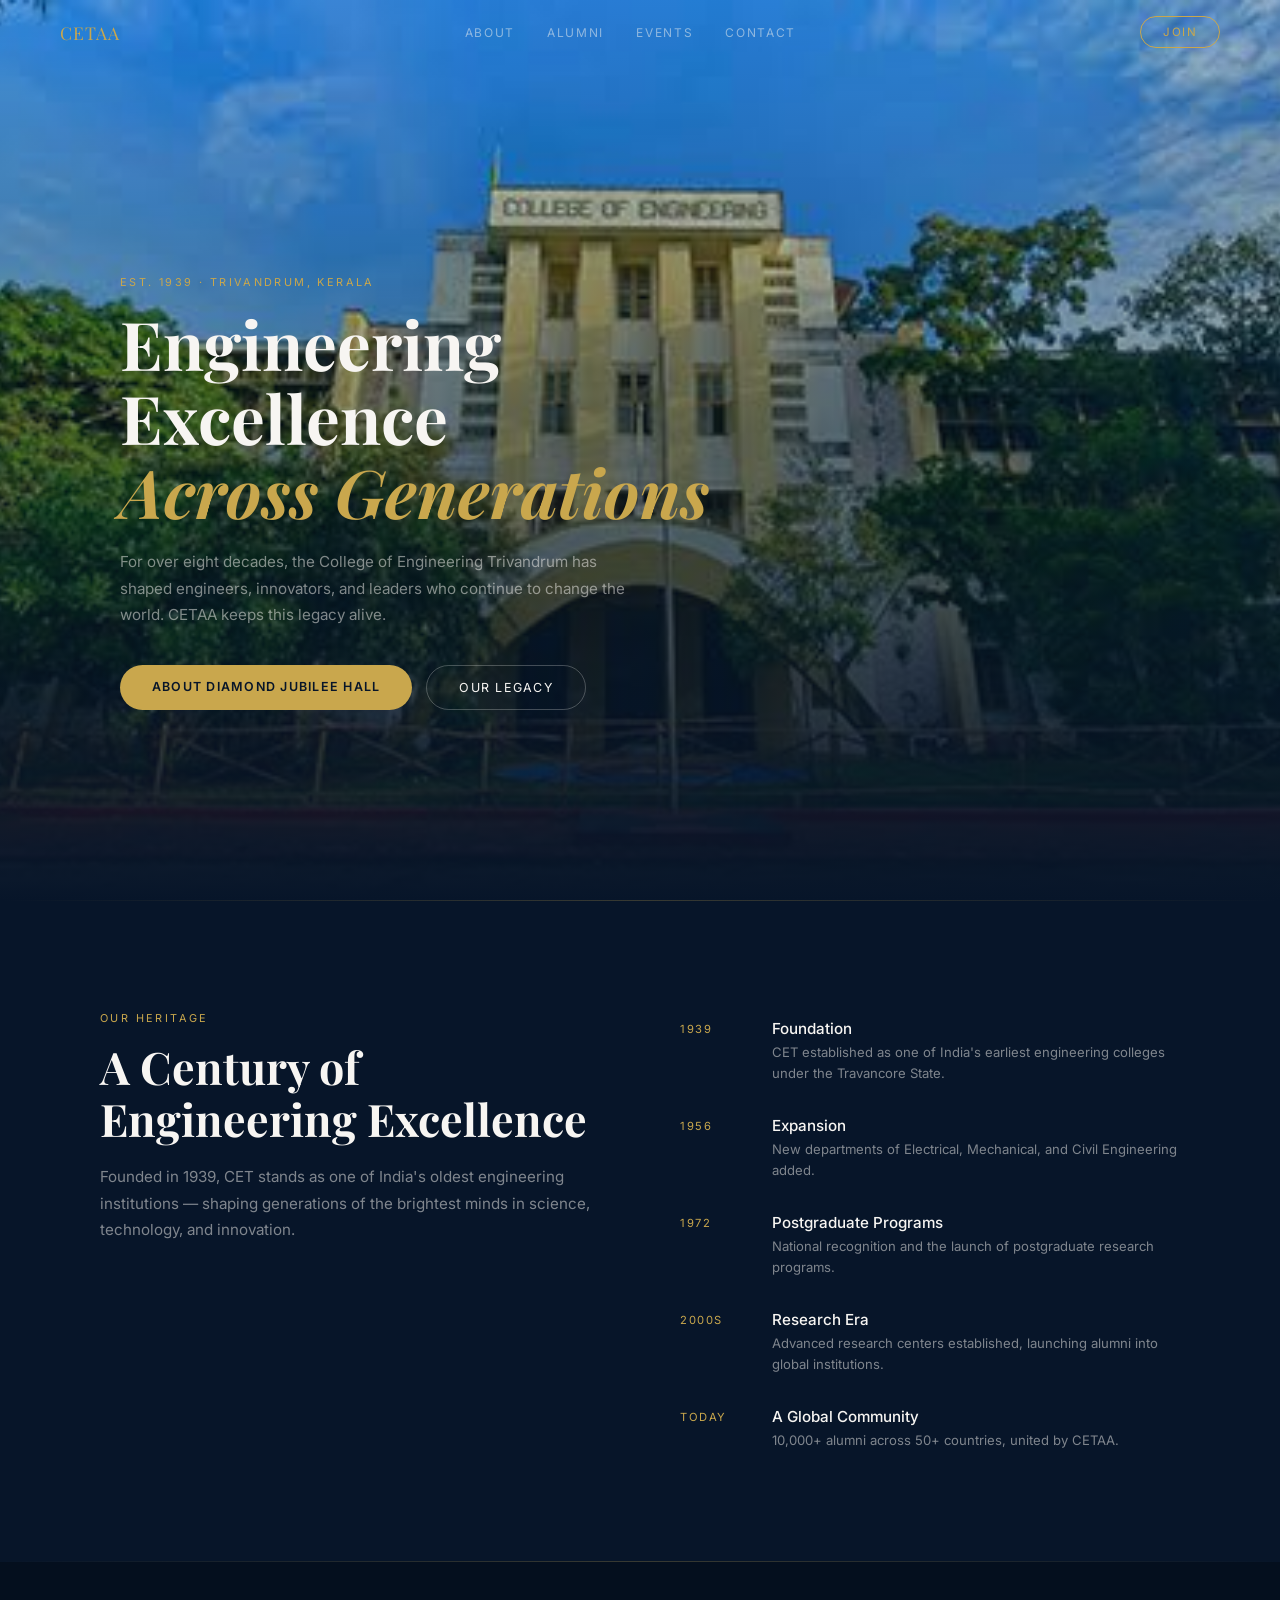
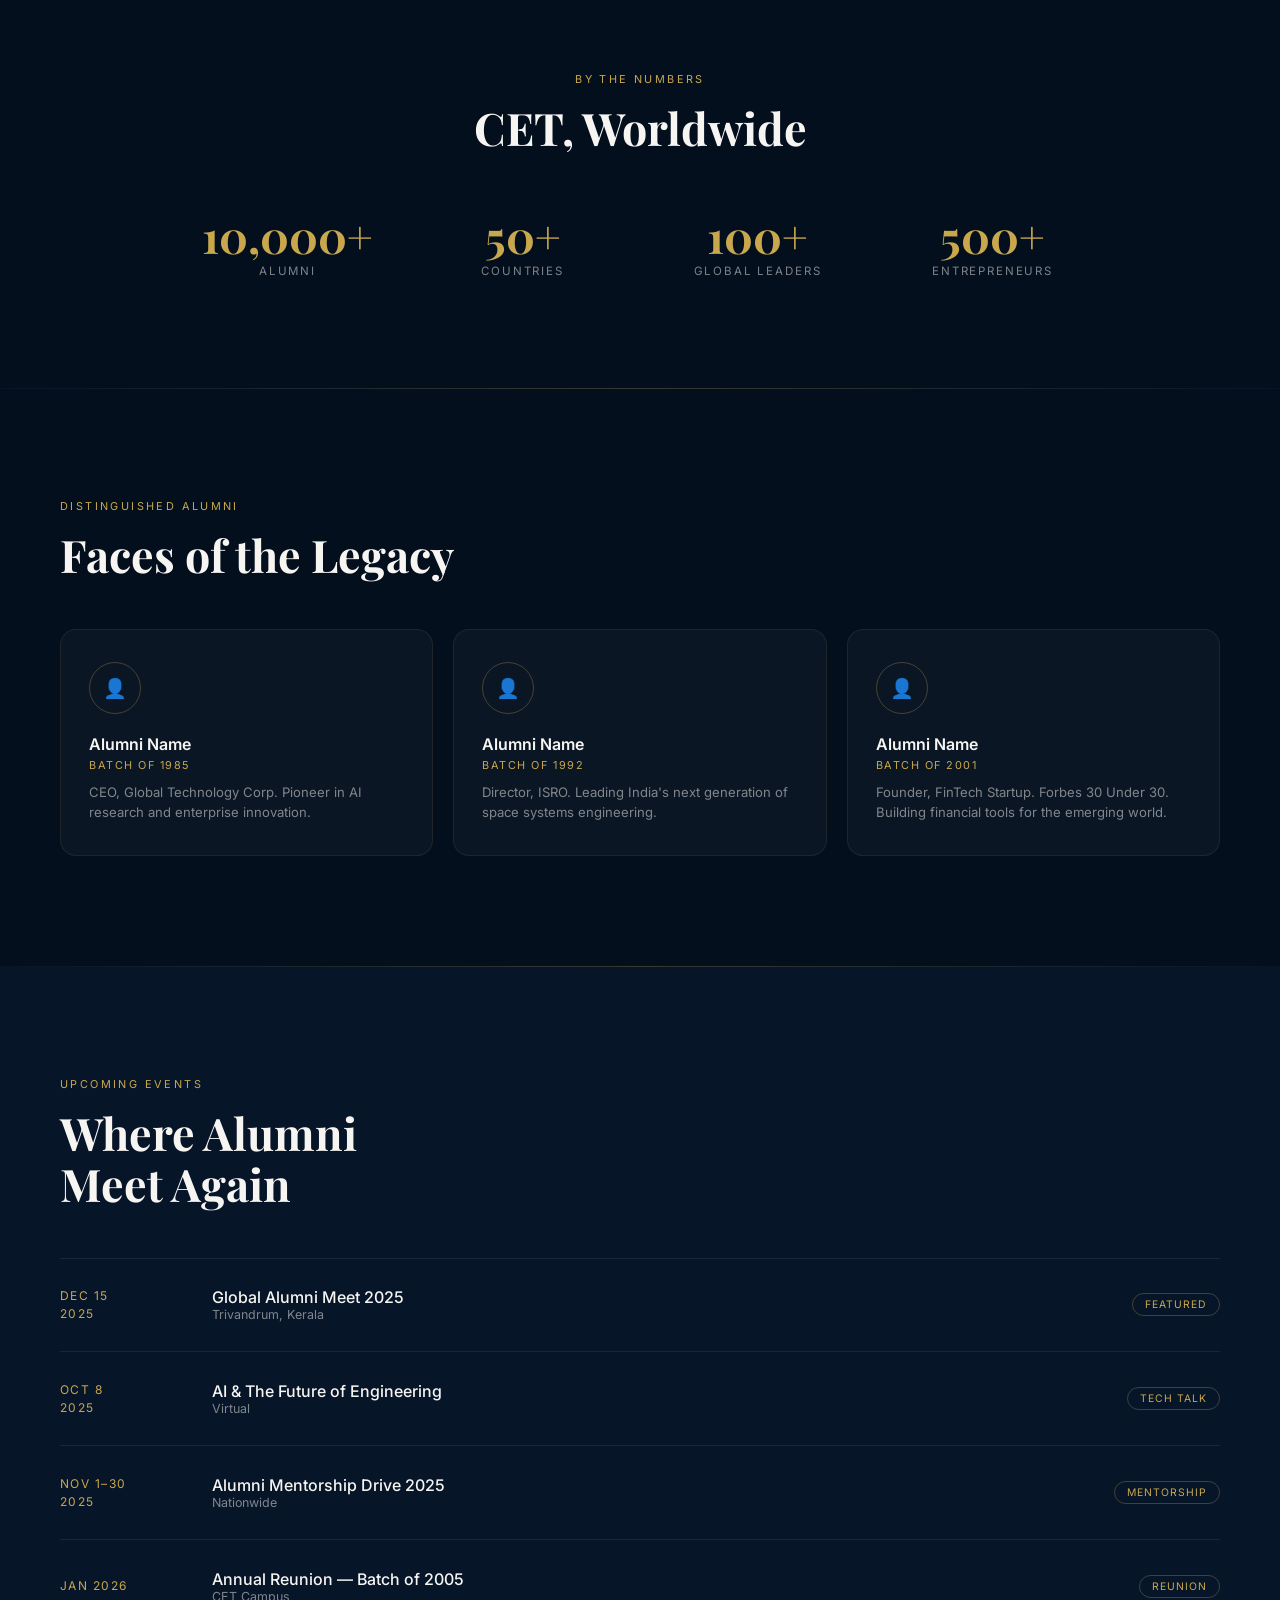
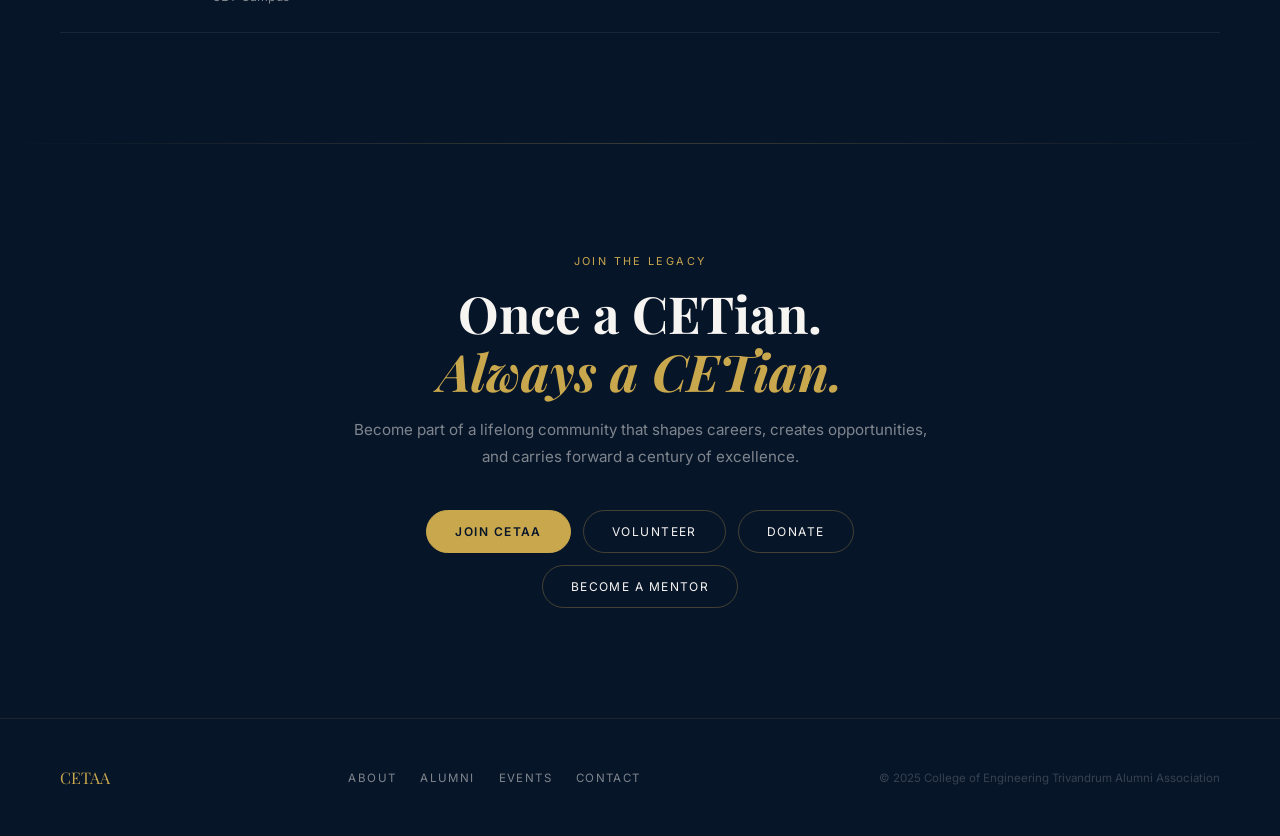
<file: index.html>
<!DOCTYPE html>
<html lang="en">
<head>
<meta charset="UTF-8" />
<meta name="viewport" content="width=device-width, initial-scale=1.0" />
<title>CETAA — College of Engineering Trivandrum</title>
<link href="https://fonts.googleapis.com/css2?family=Playfair+Display:ital,wght@0,700;1,400&family=Inter:wght@300;400;500&display=swap" rel="stylesheet" />
<link rel="stylesheet" href="style.css" />
</head>
<body>

<!-- NAV -->
<nav id="nav">
  <div class="nav-logo">CETAA</div>
  <div class="nav-links">
    <a href="#legacy">About</a>
    <a href="#alumni">Alumni</a>
    <a href="#events">Events</a>
    <a href="#join">Contact</a>
  </div>
  <a href="#join" class="nav-cta">Join</a>
</nav>

<!-- HERO -->
<section id="hero">
  <div class="hero-img"></div>
  <div class="hero-overlay"></div>
  <div class="hero-content">
    <div class="eyebrow">Est. 1939 · Trivandrum, Kerala</div>
    <h1>Engineering Excellence<br /><em>Across Generations</em></h1>
    <p>For over eight decades, the College of Engineering Trivandrum has shaped engineers, innovators, and leaders who continue to change the world. CETAA keeps this legacy alive.</p>
    <div class="btn-row">
      <a href="djhall.html" class="btn-gold">About Diamond Jubilee Hall</a>
      <a href="#legacy" class="btn-outline">Our Legacy</a>
    </div>
  </div>
</section>

<div class="divider"></div>

<!-- LEGACY -->
<section id="legacy" style="background:#071529;">
  <div class="reveal">
    <span class="tag">Our Heritage</span>
    <h2>A Century of<br />Engineering Excellence</h2>
    <p class="lead">Founded in 1939, CET stands as one of India's oldest engineering institutions — shaping generations of the brightest minds in science, technology, and innovation.</p>
  </div>
  <div class="tl reveal">
    <div class="tl-item">
      <div class="tl-yr">1939</div>
      <div class="tl-body"><h4>Foundation</h4><p>CET established as one of India's earliest engineering colleges under the Travancore State.</p></div>
    </div>
    <div class="tl-item">
      <div class="tl-yr">1956</div>
      <div class="tl-body"><h4>Expansion</h4><p>New departments of Electrical, Mechanical, and Civil Engineering added.</p></div>
    </div>
    <div class="tl-item">
      <div class="tl-yr">1972</div>
      <div class="tl-body"><h4>Postgraduate Programs</h4><p>National recognition and the launch of postgraduate research programs.</p></div>
    </div>
    <div class="tl-item">
      <div class="tl-yr">2000s</div>
      <div class="tl-body"><h4>Research Era</h4><p>Advanced research centers established, launching alumni into global institutions.</p></div>
    </div>
    <div class="tl-item">
      <div class="tl-yr">Today</div>
      <div class="tl-body"><h4>A Global Community</h4><p>10,000+ alumni across 50+ countries, united by CETAA.</p></div>
    </div>
  </div>
</section>

<div class="divider"></div>

<!-- STATS -->
<section id="stats">
  <div class="inner reveal">
    <span class="tag">By the Numbers</span>
    <h2>CET, Worldwide</h2>
    <div class="stat-row">
      <div class="stat"><h3>10,000+</h3><p>Alumni</p></div>
      <div class="stat"><h3>50+</h3><p>Countries</p></div>
      <div class="stat"><h3>100+</h3><p>Global Leaders</p></div>
      <div class="stat"><h3>500+</h3><p>Entrepreneurs</p></div>
    </div>
  </div>
</section>

<div class="divider"></div>

<!-- DISTINGUISHED ALUMNI -->
<section id="alumni" style="background:#040f1e;">
  <div class="inner">
    <div class="reveal">
      <span class="tag">Distinguished Alumni</span>
      <h2>Faces of the Legacy</h2>
    </div>
    <div class="cards">
      <!-- Add portrait images and real names when available -->
      <div class="card reveal">
        <div class="card-ph">👤</div>
        <h4>Alumni Name</h4>
        <div class="batch">Batch of 1985</div>
        <p>CEO, Global Technology Corp. Pioneer in AI research and enterprise innovation.</p>
      </div>
      <div class="card reveal">
        <div class="card-ph">👤</div>
        <h4>Alumni Name</h4>
        <div class="batch">Batch of 1992</div>
        <p>Director, ISRO. Leading India's next generation of space systems engineering.</p>
      </div>
      <div class="card reveal">
        <div class="card-ph">👤</div>
        <h4>Alumni Name</h4>
        <div class="batch">Batch of 2001</div>
        <p>Founder, FinTech Startup. Forbes 30 Under 30. Building financial tools for the emerging world.</p>
      </div>
    </div>
  </div>
</section>

<div class="divider"></div>

<!-- EVENTS -->
<section id="events">
  <div class="inner">
    <div class="reveal">
      <span class="tag">Upcoming Events</span>
      <h2>Where Alumni<br />Meet Again</h2>
    </div>
    <div class="event-list reveal">
      <div class="event-row">
        <div class="ev-date">Dec 15<br />2025</div>
        <div>
          <div class="ev-title">Global Alumni Meet 2025</div>
          <div class="ev-loc">Trivandrum, Kerala</div>
        </div>
        <div class="ev-tag">Featured</div>
      </div>
      <div class="event-row">
        <div class="ev-date">Oct 8<br />2025</div>
        <div>
          <div class="ev-title">AI & The Future of Engineering</div>
          <div class="ev-loc">Virtual</div>
        </div>
        <div class="ev-tag">Tech Talk</div>
      </div>
      <div class="event-row">
        <div class="ev-date">Nov 1–30<br />2025</div>
        <div>
          <div class="ev-title">Alumni Mentorship Drive 2025</div>
          <div class="ev-loc">Nationwide</div>
        </div>
        <div class="ev-tag">Mentorship</div>
      </div>
      <div class="event-row">
        <div class="ev-date">Jan 2026</div>
        <div>
          <div class="ev-title">Annual Reunion — Batch of 2005</div>
          <div class="ev-loc">CET Campus</div>
        </div>
        <div class="ev-tag">Reunion</div>
      </div>
    </div>
  </div>
</section>

<div class="divider"></div>

<!-- JOIN -->
<section id="join">
  <div class="inner reveal">
    <span class="tag">Join the Legacy</span>
    <h2>Once a CETian.<br /><em>Always a CETian.</em></h2>
    <p>Become part of a lifelong community that shapes careers, creates opportunities, and carries forward a century of excellence.</p>
    <div class="join-btns">
      <a href="#" class="primary">Join CETAA</a>
      <a href="#">Volunteer</a>
      <a href="#">Donate</a>
      <a href="#">Become a Mentor</a>
    </div>
  </div>
</section>

<!-- FOOTER -->
<footer>
  <div class="ft-logo">CETAA</div>
  <div class="ft-links">
    <a href="#legacy">About</a>
    <a href="#alumni">Alumni</a>
    <a href="#events">Events</a>
    <a href="#join">Contact</a>
  </div>
  <p>© 2025 College of Engineering Trivandrum Alumni Association</p>
</footer>

<script src="script.js">

</script>
</body>
</html>
</file>
<file: style.css>
*, *::before, *::after { box-sizing: border-box; margin: 0; padding: 0; }
  :root {
    --navy: #071529;
    --gold: #C9A74D;
    --ivory: #F7F5F2;
    --muted: rgba(247,245,242,0.5);
  }
  html { scroll-behavior: smooth; }
  body { font-family: 'Inter', sans-serif; background: var(--navy); color: var(--ivory); }

  /* NAV */
  nav {
    position: fixed; top: 0; left: 0; right: 0; z-index: 100;
    display: flex; align-items: center; justify-content: space-between;
    padding: 0 60px; height: 64px;
    transition: background .3s;
  }
  nav.scrolled { background: rgba(7,21,41,0.85); backdrop-filter: blur(16px); border-bottom: 1px solid rgba(201,167,77,.15); }
  .nav-logo { font-family: 'Playfair Display', serif; font-size: 1.1rem; color: var(--gold); letter-spacing: .06em; }
  .nav-links { display: flex; gap: 32px; }
  .nav-links a { font-size: .75rem; text-transform: uppercase; letter-spacing: .14em; color: var(--muted); text-decoration: none; transition: color .2s; }
  .nav-links a:hover { color: var(--gold); }
  .nav-cta { padding: 8px 22px; border: 1px solid var(--gold); border-radius: 40px; font-size: .72rem; text-transform: uppercase; letter-spacing: .12em; color: var(--gold); text-decoration: none; transition: background .2s, color .2s; }
  .nav-cta:hover { background: var(--gold); color: var(--navy); }

  /* HERO */
  #hero {
    height: 100vh; position: relative;
    display: flex; align-items: flex-end;
  }
  .hero-img {
    position: absolute; inset: 0;
    background: url('[data-uri]') center/cover no-repeat;
    animation: zoomIn 18s ease-in-out infinite alternate;
    
  }
  @keyframes zoomIn { from { transform: scale(1); } to { transform: scale(1.06); } }
  .hero-overlay {
    position: absolute; inset: 0;
    background: linear-gradient(to top, rgba(7,21,41,1) 0%, rgba(7,21,41,.4) 60%, rgba(7,21,41,.15) 100%);
  }
  .hero-content { position: relative; z-index: 1; padding: 0 60px 80px; max-width: 720px; }
  .eyebrow { font-size: .68rem; text-transform: uppercase; letter-spacing: .22em; color: var(--gold); margin-bottom: 18px; }
  .hero-content h1 { font-family: 'Playfair Display', serif; font-size: clamp(2.6rem, 5.5vw, 4.2rem); font-weight: 700; line-height: 1.1; margin-bottom: 20px; }
  .hero-content h1 em { font-style: italic; color: var(--gold); }
  .hero-content p { font-size: .95rem; line-height: 1.75; color: var(--muted); max-width: 520px; margin-bottom: 36px; }
  .btn-row { display: flex; gap: 14px; flex-wrap: wrap; }
  .btn-gold { padding: 14px 32px; background: var(--gold); color: var(--navy); border-radius: 40px; font-size: .78rem; font-weight: 600; text-transform: uppercase; letter-spacing: .1em; text-decoration: none; transition: opacity .2s, transform .2s; }
  .btn-gold:hover { opacity: .85; transform: translateY(-2px); }
  .btn-outline { padding: 14px 32px; border: 1px solid rgba(247,245,242,.25); color: var(--ivory); border-radius: 40px; font-size: .78rem; text-transform: uppercase; letter-spacing: .1em; text-decoration: none; transition: border-color .2s; }
  .btn-outline:hover { border-color: var(--gold); color: var(--gold); }

  /* SECTIONS */
  section { padding: 110px 60px; }
  .tag { font-size: .68rem; text-transform: uppercase; letter-spacing: .22em; color: var(--gold); margin-bottom: 16px; display: block; }
  h2 { font-family: 'Playfair Display', serif; font-size: clamp(2rem, 3.5vw, 2.8rem); font-weight: 700; line-height: 1.15; margin-bottom: 20px; }
  .lead { font-size: .95rem; line-height: 1.75; color: var(--muted); max-width: 540px; }
  .divider { height: 1px; background: linear-gradient(90deg, transparent, rgba(201,167,77,.25), transparent); margin: 0; }

  /* LEGACY */
  #legacy { display: grid; grid-template-columns: 1fr 1fr; gap: 80px; align-items: start; max-width: 1200px; margin: 0 auto; padding: 110px 60px; }
  .tl { display: flex; flex-direction: column; gap: 32px; margin-top: 8px; }
  .tl-item { display: grid; grid-template-columns: 72px 1fr; gap: 0 20px; }
  .tl-yr { font-size: .7rem; letter-spacing: .14em; text-transform: uppercase; color: var(--gold); padding-top: 3px; }
  .tl-body h4 { font-size: .95rem; font-weight: 500; color: var(--ivory); margin-bottom: 4px; }
  .tl-body p { font-size: .82rem; line-height: 1.6; color: var(--muted); }

  /* STATS */
  #stats { background: #040f1e; text-align: center; }
  #stats .inner { max-width: 900px; margin: 0 auto; }
  .stat-row { display: grid; grid-template-columns: repeat(4, 1fr); gap: 40px; margin-top: 60px; }
  .stat h3 { font-family: 'Playfair Display', serif; font-size: 2.8rem; color: var(--gold); line-height: 1; }
  .stat p { font-size: .72rem; text-transform: uppercase; letter-spacing: .16em; color: var(--muted); margin-top: 6px; }

  /* ALUMNI */
  #alumni { background: #040f1e; }
  #alumni .inner { max-width: 1200px; margin: 0 auto; }
  .cards { display: grid; grid-template-columns: repeat(3, 1fr); gap: 20px; margin-top: 48px; }
  .card {
    border: 1px solid rgba(201,167,77,.1); border-radius: 16px;
    padding: 32px 28px; background: rgba(255,255,255,.03);
    transition: border-color .25s, transform .25s;
  }
  .card:hover { border-color: rgba(201,167,77,.4); transform: translateY(-4px); }
  .card-ph { width: 52px; height: 52px; border-radius: 50%; border: 1px solid rgba(201,167,77,.3); display: flex; align-items: center; justify-content: center; font-size: 1.2rem; margin-bottom: 20px; }
  .card h4 { font-size: 1rem; font-weight: 600; margin-bottom: 4px; }
  .card .batch { font-size: .68rem; text-transform: uppercase; letter-spacing: .14em; color: var(--gold); margin-bottom: 10px; }
  .card p { font-size: .82rem; line-height: 1.55; color: var(--muted); }

  /* EVENTS */
  #events .inner { max-width: 1200px; margin: 0 auto; }
  .event-list { display: flex; flex-direction: column; gap: 1px; margin-top: 48px; border-top: 1px solid rgba(247,245,242,.07); }
  .event-row {
    display: grid; grid-template-columns: 120px 1fr auto;
    gap: 32px; align-items: center;
    padding: 28px 0;
    border-bottom: 1px solid rgba(247,245,242,.07);
    transition: background .2s;
    cursor: pointer;
  }
  .event-row:hover .ev-title { color: var(--gold); }
  .ev-date { font-size: .75rem; color: var(--gold); text-transform: uppercase; letter-spacing: .12em; line-height: 1.5; }
  .ev-title { font-size: 1rem; font-weight: 500; transition: color .2s; }
  .ev-loc { font-size: .78rem; color: var(--muted); }
  .ev-tag { font-size: .65rem; padding: 4px 12px; border: 1px solid rgba(201,167,77,.3); border-radius: 20px; color: var(--gold); text-transform: uppercase; letter-spacing: .1em; white-space: nowrap; }

  /* JOIN */
  #join { text-align: center; }
  #join .inner { max-width: 600px; margin: 0 auto; }
  #join h2 { font-size: clamp(2.2rem, 4vw, 3.2rem); margin-bottom: 16px; }
  #join h2 em { font-style: italic; color: var(--gold); }
  #join p { color: var(--muted); font-size: .95rem; line-height: 1.75; margin-bottom: 40px; }
  .join-btns { display: flex; gap: 12px; flex-wrap: wrap; justify-content: center; }
  .join-btns a { padding: 13px 28px; border: 1px solid rgba(201,167,77,.3); border-radius: 40px; font-size: .75rem; text-transform: uppercase; letter-spacing: .12em; color: var(--ivory); text-decoration: none; transition: border-color .2s, color .2s; }
  .join-btns a:hover { border-color: var(--gold); color: var(--gold); }
  .join-btns a.primary { background: var(--gold); color: var(--navy); border-color: var(--gold); font-weight: 600; }
  .join-btns a.primary:hover { opacity: .88; }

  /* FOOTER */
  footer { padding: 48px 60px; border-top: 1px solid rgba(201,167,77,.1); display: flex; align-items: center; justify-content: space-between; flex-wrap: wrap; gap: 20px; }
  .ft-logo { font-family: 'Playfair Display', serif; font-size: 1rem; color: var(--gold); }
  .ft-links { display: flex; gap: 24px; }
  .ft-links a { font-size: .72rem; text-transform: uppercase; letter-spacing: .12em; color: var(--muted); text-decoration: none; transition: color .2s; }
  .ft-links a:hover { color: var(--gold); }
  footer p { font-size: .72rem; color: rgba(247,245,242,.2); }

  /* SCROLL REVEAL */
  .reveal { opacity: 0; transform: translateY(24px); transition: opacity .6s ease, transform .6s ease; }
  .reveal.in { opacity: 1; transform: none; }

  @media (max-width: 900px) {
    nav { padding: 0 24px; }
    .nav-links { display: none; }
    section { padding: 80px 24px; }
    .hero-content { padding: 0 24px 60px; }
    #legacy { grid-template-columns: 1fr; padding: 80px 24px; }
    .stat-row { grid-template-columns: repeat(2, 1fr); }
    .cards { grid-template-columns: 1fr; }
    .event-row { grid-template-columns: 1fr; gap: 8px; }
    footer { flex-direction: column; align-items: flex-start; padding: 40px 24px; }
  }
</file>
